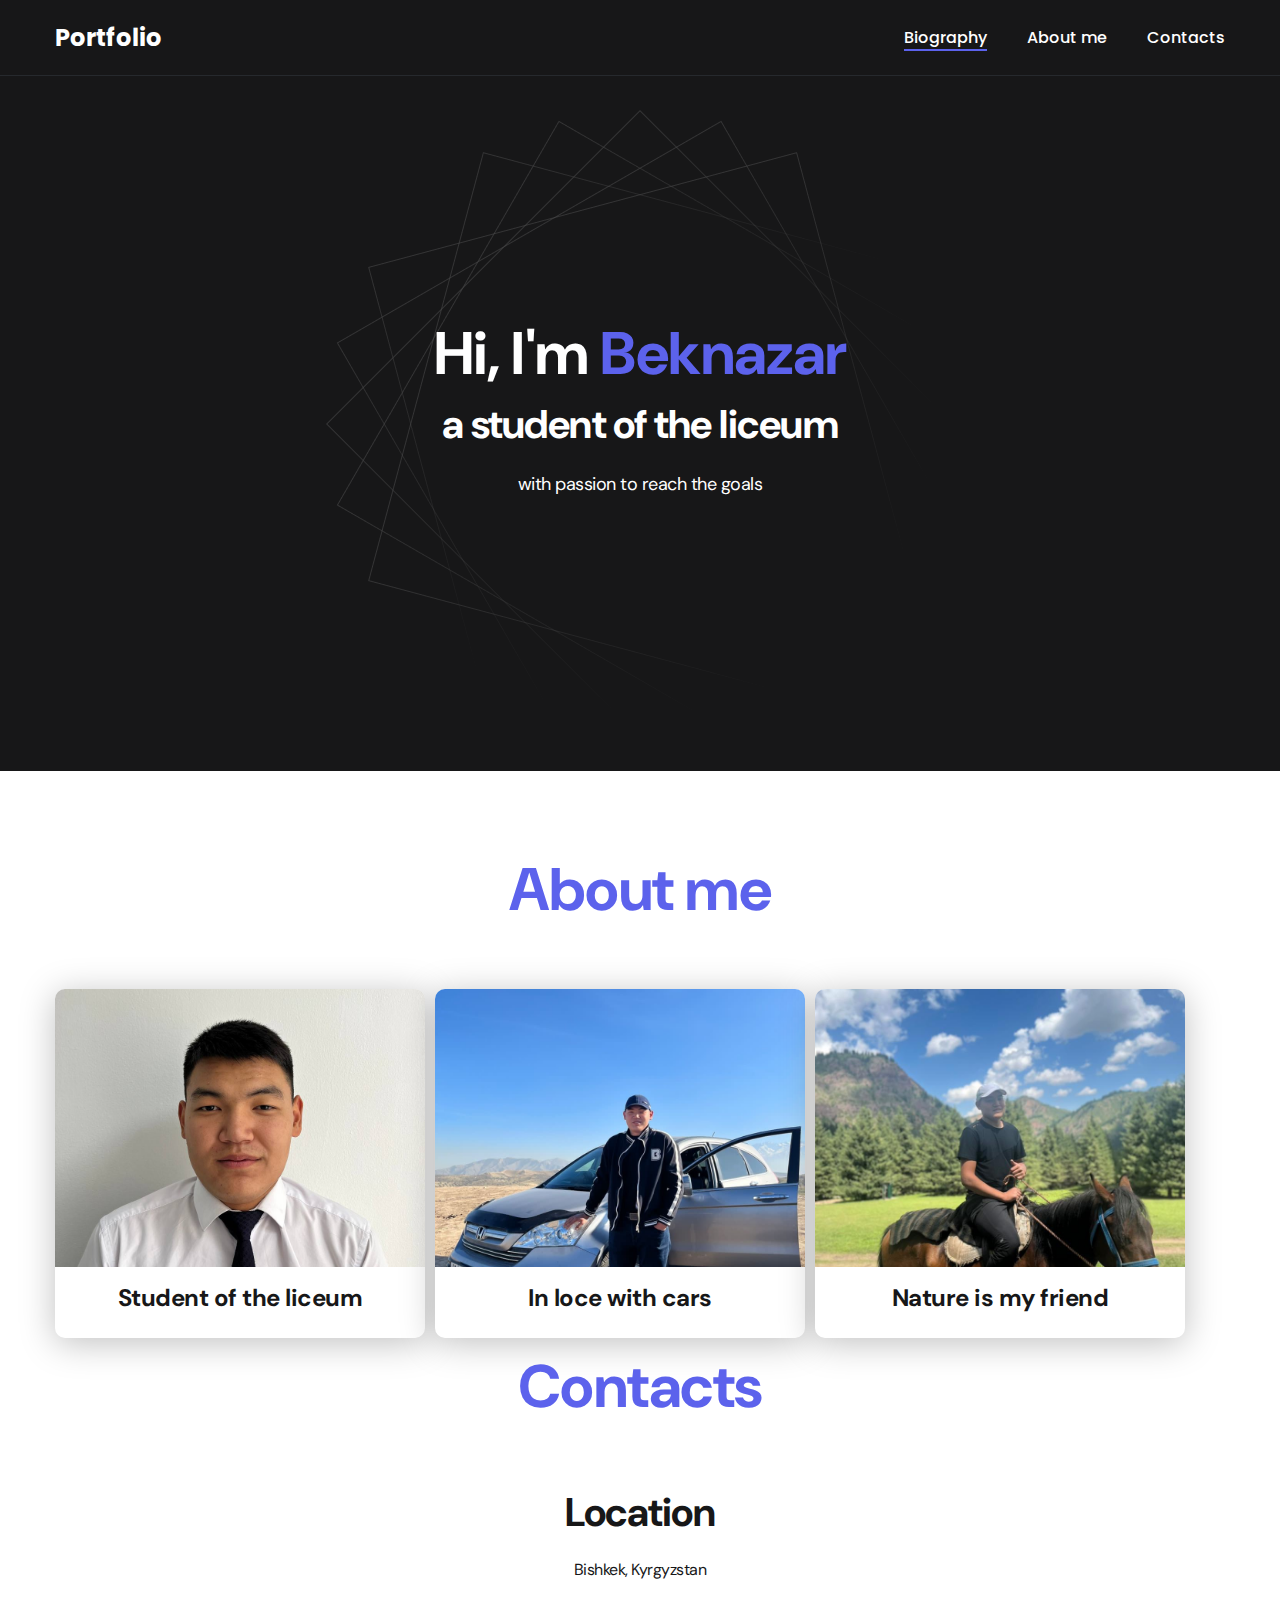
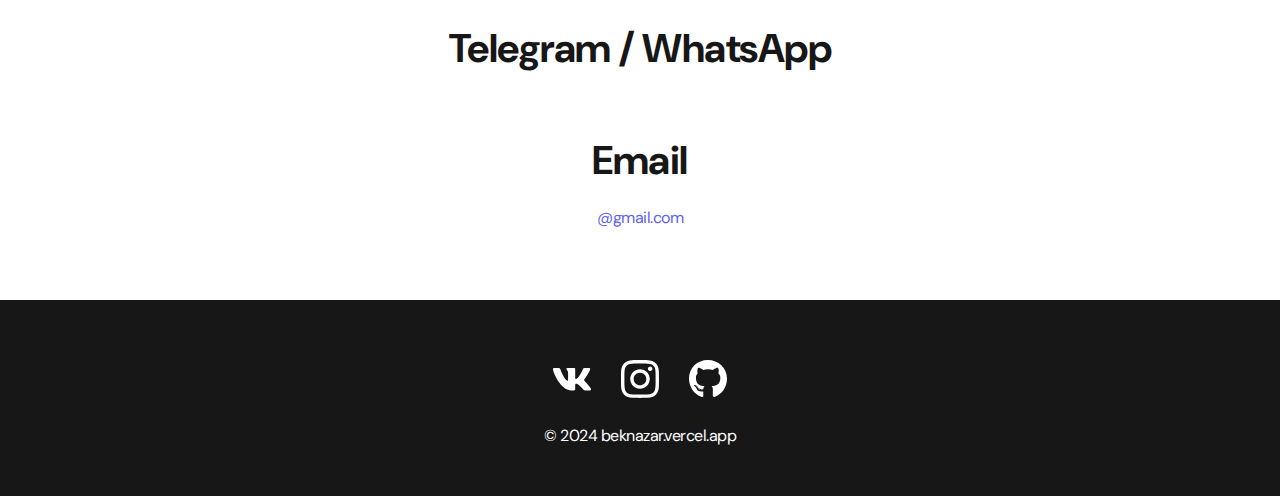
<file: Beka/css/index.html>
<!DOCTYPE html>
<html lang="en">
<head>
    <meta charset="UTF-8">
    <meta name="viewport" content="width=device-width, initial-scale=1.0">
    <title>Portfolio</title>
    <link rel="stylesheet" href="./main.css">
    <link href="https://cdn.jsdelivr.net/npm/bootstrap@5.3.2/dist/css/bootstrap.min.css" rel="stylesheet" integrity="sha384-T3c6CoIi6uLrA9TneNEoa7RxnatzjcDSCmG1MXxSR1GAsXEV/Dwwykc2MPK8M2HN" crossorigin="anonymous">
    <link rel="icon" type="image/x-icon" href="./css/P.jpg"> 
</head>
<body>
    <nav class="nav">
        <div class="container">
           <div class="nav-row">
                <a href="./index.html" class="logo"><strong>Portfolio</strong></a>
            
                <ul class="nav-list">
                    <li class="nav-list__item"><a href="#portfolio" class="nav-list__link nav-list__link--active">Biography</a></li>
                    <li class="nav-list__item"><a href="#about" class="nav-list__link">About me</a></li>
                    <li class="nav-list__item"><a href="#contacts" class="nav-list__link">Contacts</a></li>
                </ul>
           </div>
        </div>
    </nav>


    <header class="header" id="portfolio">
         <div class="header__wrapper">
            <h1 class="header__title">
                    <strong> Hi, I'm <em>Beknazar</em></strong><br>
               a student of the liceum
                   </h1>
                <div class="header__text">
            <p>with passion to reach the goals</p>
</header>

<main class="section" id="about">
    <div class="container">
        <h2 class="title-1">About me</h2>
        <div class="row">
            <div class="col-md-4 col-sm-6  col-xs-12">
                <div class="project">
                    <a href="./president-page.html" target="_blank">
                        <img src="./1.jpg" alt="Project img" class="project__img" style="width:370px; height: 278px;" >
                        <h3 class="project__title">Student of the liceum</h3>
                    </a>
                </div>
            </div>
            <div class="col-md-4 col-sm-6 col-xs-12">
                <div class="project">
                    <a href="./sevengrade.html" target="_blank">
                    <img src="./2.jpg" alt="Project img" class="project__img" style="width:370px; height: 278px;">
                    <h3 class="project__title">In loce with cars</h3>
                </a>
            </div>
            </div>
            <div class="col-md-4 col-sm-6  col-xs-12">
                <div class="project">
                    <a href="./theatre.html" target="_blank">
                    <img src="./3.jpg" alt="Project img" class="project__img" style="width:370px; height: 278px;">
                    <h3 class="project__title">Nature is my friend</h3>
                </a>
            </div>
            </div>
</main>

<main class="section" id="contacts">
    <div class="container">
                <h1 class="title-1">Contacts</h1>

                <div class="content-list">
                    <div class="content-list__item">
                        <h2 class="title-2">Location</h2>
                        <p>Bishkek, Kyrgyzstan</p>
                    </div>
                    <div class="content-list__item">
                        <h2 class="title-2">Telegram / WhatsApp</h2>
                        <p><a href="tel:+996500229222"></a></p>  
                    </div>
                    <div class="content-list__item">
                        <h2 class="title-2">Email</h2>
                        <p><a href="mailto:azizesenkanov74@gmail.com">@gmail.com</a></p>  
                    </div>
                </div>


        </div>
</main>
<footer class="footer">
    <div class="container">
        <div class="footer__wrapper">
            <ul class="social">
            <li class="social__item">
                <a href="#!"><img src="./vk.svg" alt="Link"></a>
            </li>
            <li class="social__item">
                <a href="#!"><img src="./instagram.svg" alt="Link"></a>
            </li>
            <li class="social__item">
                <a href="#!"><img src="./gitHub.svg" alt="Link"></a>
            </li>
                </ul>
                    <div class="copyright">
            <p> © 2024 beknazar.vercel.app
            </p>
            </div>
        </div>
    </div>
</footer>
</body>
</html>
</file>
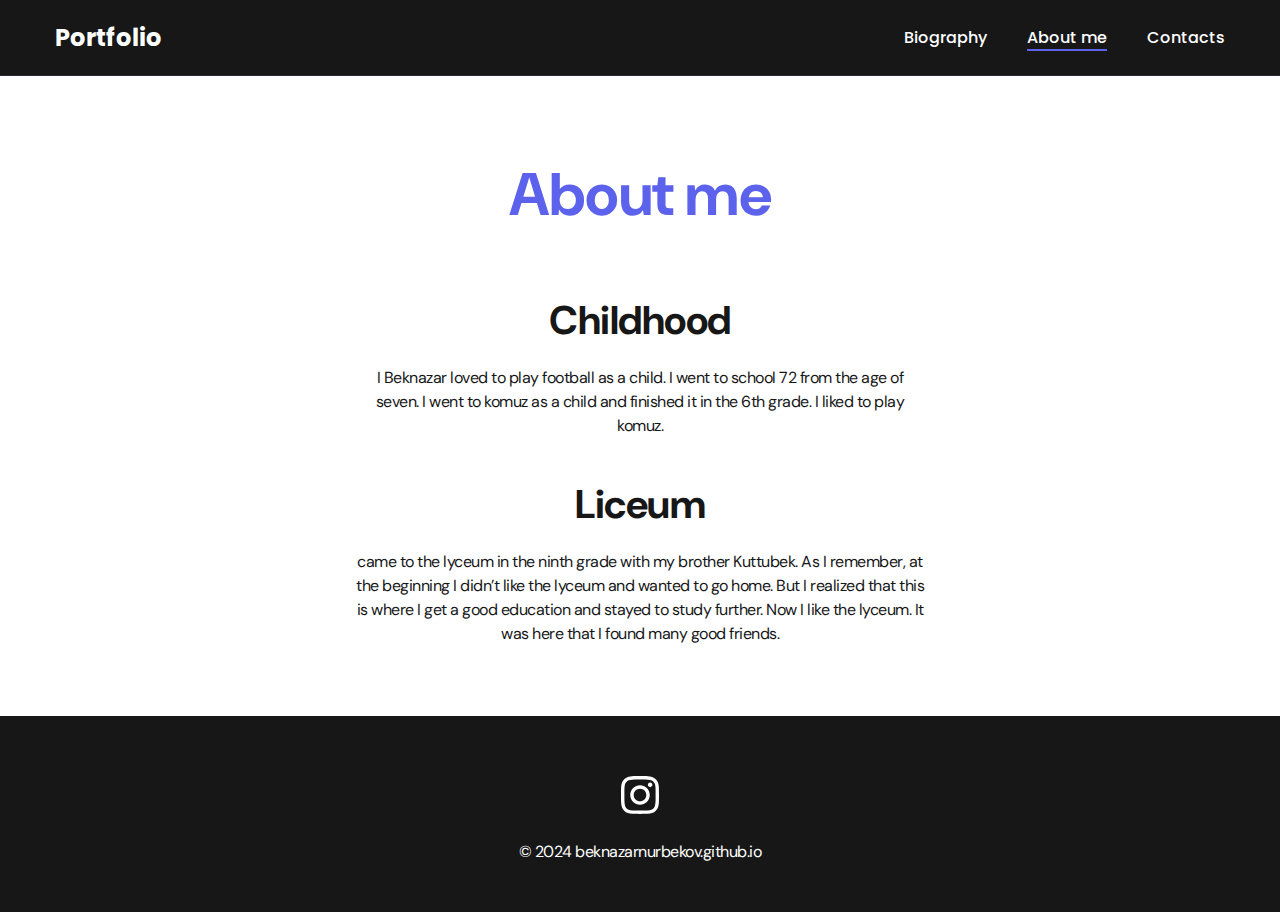
<file: Beka/css/about.html>
<!DOCTYPE html>
<html lang="en">
<head>
    <meta charset="UTF-8">
    <meta name="viewport" content="width=device-width, initial-scale=1.0">
    <title>Portfolio</title>
    <link rel="stylesheet" href="./main.css">
    <link href="https://cdn.jsdelivr.net/npm/bootstrap@5.3.2/dist/css/bootstrap.min.css" rel="stylesheet" integrity="sha384-T3c6CoIi6uLrA9TneNEoa7RxnatzjcDSCmG1MXxSR1GAsXEV/Dwwykc2MPK8M2HN" crossorigin="anonymous">
    <link rel="icon" type="image/x-icon" href="./css/P.jpg"> 
</head>
<body>
    <nav class="nav">
        <div class="container">
           <div class="nav-row">
            <a href="./index.html" class="logo" target="_blank"><strong>Portfolio</strong></a>
                <ul class="nav-list">
                    <li class="nav-list__item"><a href="./index.html" class="nav-list__link">Biography</a></li>
                    <li class="nav-list__item"><a href="./about.html" class="nav-list__link nav-list__link--active">About me</a></li>
                    <li class="nav-list__item"><a href="./contacts.html" class="nav-list__link">Contacts</a></li>
                </ul>
           </div>
        </div>
    </nav>
    
<main class="section">
    <div class="container">
                <h1 class="title-1">About me</h1>

                <ul class="content-list">
                    <li class="content-list__item">
                        <h2 class="title-2">Childhood</h2>


                        <p>I Beknazar loved to play football as a child. I went to school 72 from the age of seven. I went to komuz as a child and finished it in the 6th grade. I liked to play komuz.
                        </p>
                        
                        
                    </li>
                    <li class="content-list__item">
                        <h2 class="title-2">Liceum</h2>
                        <p>
                            came to the lyceum in the ninth grade with my brother Kuttubek. As I remember, at the beginning I didn’t like the lyceum and wanted to go home. But I realized that this is where I get a good education and stayed to study further. Now I like the lyceum. It was here that I found many good friends.
                        </p>  
                    </li>
                </ul>





        </div>
</main>

<footer class="footer">
    <div class="container">
        <div class="footer__wrapper">
            <ul class="social">
            <li class="social__item">
                <a href="https://www.instagram.com/070n.b?igsh=OGQ5ZDc2ODk2ZA%3D%3D&utm_source=qr"><img src="./instagram.svg" alt="Link"></a>
            </li>
                </ul>
                    <div class="copyright">
            <p>
 © 2024 beknazarnurbekov.github.io
            </p>
            </div>
        </div>
    </div>
</footer>


</body>
</html>
</file>
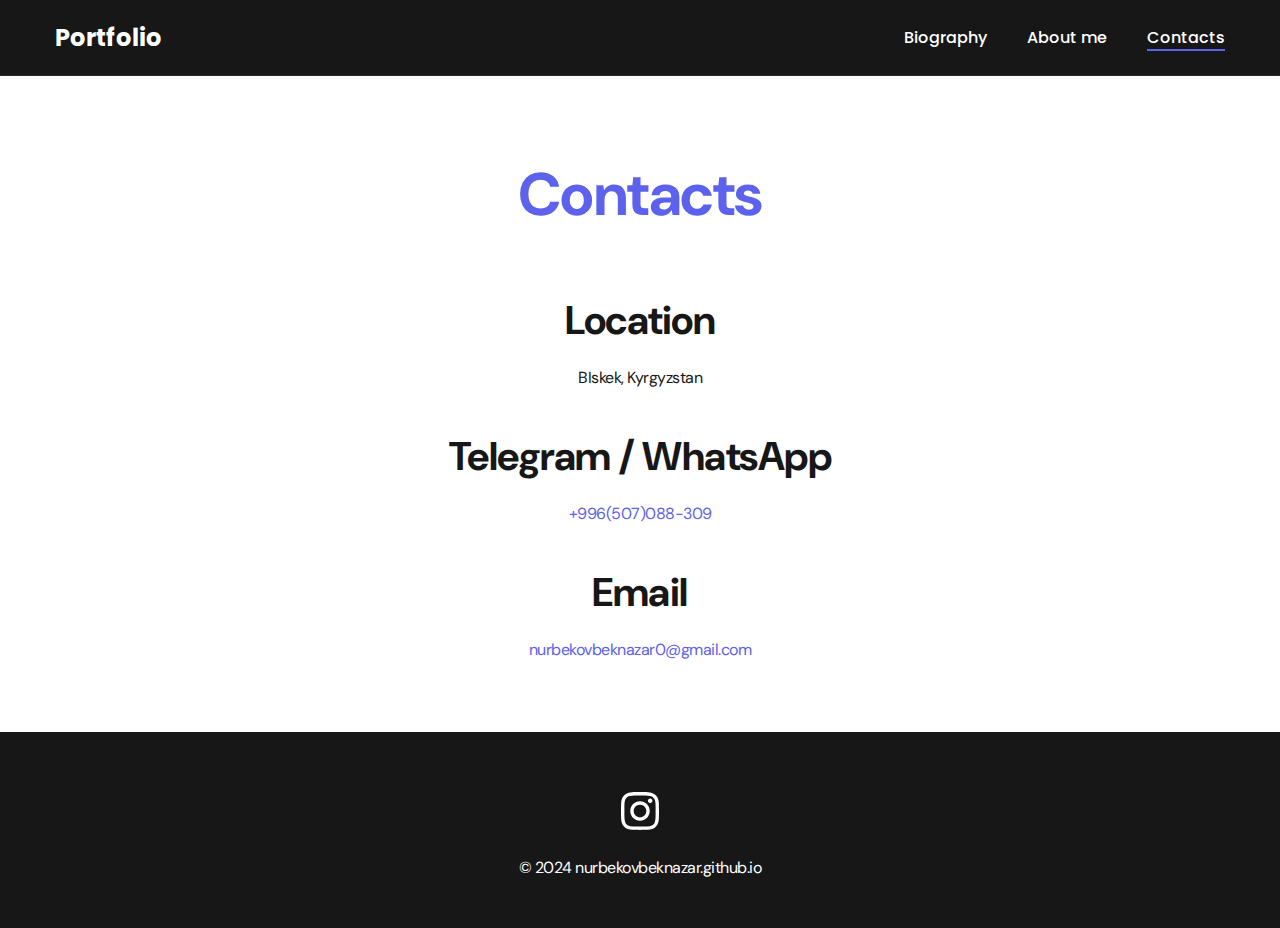
<file: Beka/css/contacts.html>
<!DOCTYPE html>
<html lang="en">
<head>
    <meta charset="UTF-8">
    <meta name="viewport" content="width=device-width, initial-scale=1.0">
    <title>Portfolio</title>
    <link rel="stylesheet" href="./main.css">
    <link href="https://cdn.jsdelivr.net/npm/bootstrap@5.3.2/dist/css/bootstrap.min.css" rel="stylesheet" integrity="sha384-T3c6CoIi6uLrA9TneNEoa7RxnatzjcDSCmG1MXxSR1GAsXEV/Dwwykc2MPK8M2HN" crossorigin="anonymous">
    <link rel="icon" type="image/x-icon" href="./css/P.jpg"> 
</head>
<body>
    <nav class="nav">
        <div class="container">
           <div class="nav-row">
            <a href="./index.html" class="logo" target="_blank"><strong>Portfolio</strong></a>
                <ul class="nav-list">
                    <li class="nav-list__item"><a href="./index.html" class="nav-list__link">Biography</a></li>
                    <li class="nav-list__item"><a href="./about.html" class="nav-list__link ">About me</a></li>
                    <li class="nav-list__item"><a href="./contacts.html" class="nav-list__link nav-list__link--active">Contacts</a></li>
                </ul>
           </div>
        </div>
    </nav>
    
<main class="section">
    <div class="container">
                <h1 class="title-1">Contacts</h1>

                <ul class="content-list">
                    <li class="content-list__item">
                        <h2 class="title-2">Location</h2>
                        <p>BIskek, Kyrgyzstan</p>
                    </li>
                    <li class="content-list__item">
                        <h2 class="title-2">Telegram / WhatsApp</h2>
                        <p><a href="tel:+996507088309">+996(507)088-309</a></p>  
                    </li>
                    <li class="content-list__item">
                        <h2 class="title-2">Email</h2>
                        <p><a href="mailto:nurbekovbeknazar0@gmail.com">nurbekovbeknazar0@gmail.com</a></p>  
                    </li>
                </ul>


        </div>
</main>

<footer class="footer">
    <div class="container">
        <div class="footer__wrapper">
            <ul class="social">
            <li class="social__item">
                <a href="https://www.instagram.com/070n.b?igsh=OGQ5ZDc2ODk2ZA%3D%3D&utm_source=qr"><img src="./instagram.svg" alt="Link"></a>
            </li>
                </ul>
                    <div class="copyright">
            <p> © 2024 nurbekovbeknazar.github.io</p>
            </div>
        </div>
    </div>
</footer>


</body>
</html>
</file>
<file: Beka/css/main.css>
@import "./reset.css";
@import url('https://fonts.googleapis.com/css2?family=DM+Sans:opsz,wght@9..40,400;9..40,500;9..40,700&family=Poppins:wght@400;500;700&display=swap');

/*
font-family: 'DM Sans', sans-serif;
font-family: 'Poppins', sans-serif;
*/

/**{
    border: 1px solid red;
}*/
:root {
    --black1: #000;
    --black: #171718;
    --black-border: #26292D;
    --white: #fff;
    --purple: #5C62EC; 

    --text-color: var(--black);

    --dark-bg: var(--black); 
    --dark-border: var(--black-border);
    --header-text:var(--white);
    --accent:var(--purple);
    

}



html, body {
    font-family: "DM Sans", sans-serif;
    letter-spacing: -0.5px;
    color: var(--text-color);
    
}

/*General*/

.container {
    margin: 0 auto;
    padding: 0 15px;
    max-width: 1200px;
}

.none {
    display: none !important;
}

.section {
    padding: 70px 0;

}

.title-1 {
    margin-bottom: 60px;
    font-size: 60px;
    font-weight: 700;
    line-height: 1.3;
    color: var(--accent);
    text-align: center;
    padding-top: 10px;
}


.title-2 {
    margin-bottom: 20px;


    font-size: 40px;
    font-weight: 700;
    line-height: 1.3;
}



/* Nav */

.nav {
    padding: 20px 0;
    border-bottom: 1px solid var(--dark-border);
    background-color: var(--dark-bg);
    color: var(--header-text);
    letter-spacing: normal;
    position: sticky;
    top: 0px;
}

.nav-row {
    display: flex;
    justify-content: space-between;
    align-items: center;
    column-gap: 30px;
    row-gap: 20px;
    flex-wrap: wrap;
}

.logo {
    color: var(--header-text);
    font-size: 24px;
    font-family: 'Poppins', sans-serif;
}

.logo strong {
    font-weight: 700;
}

.nav-list {
    display: flex;
    align-items: center;
    column-gap: 40px;
    font-size: 16px;
    font-weight: 500;
    font-family: 'Poppins', sans-serif;
}

.nav-list__link{
    color: var(--header-text);
    transition: opaciy 0.2s ease-in;
}

.nav-list__link:hover {
    opacity: 0.8;
}



.nav-list__link--active{
    position: relative;
}
.nav-list__link--active::before {
    content: "";
    
    position: absolute;
    left: 0;
    top: 100%;


    display: block;
    height: 2px;
    width: 100%;
    background-color: var(--accent);
}

/* Header */


.header {
    padding: 40px 0;
    min-height: 695px;

    display: flex;
    justify-content: center;
    align-items: center;

    background-color: var(--dark-bg);

    background-image: url('./header-bg.png');
    background-repeat: no-repeat;
    background-size: auto;
    background-position: center center;
    color: var(--header-text);
    text-align: center;
}

.header__wrapper {
    padding: 0 15px;
    max-width: 660px;
}

.header__title {
    margin-bottom: 20px;
    font-size: 40px;
    font-weight: 700;
    line-height: 1.4;
}
.header__title strong{
    font-size: 60px;
    font-weight: 700;
}

.header__title  em {
    font-style: normal;
    color: var(--accent);
}

.header__text {
    margin-bottom: 40px;
    font-size: 18px;
    line-height: 1.333;
}

.header__text p + p {
     margin-top: 1em;
}

/* Btn */

.btn {
    display: inline-block;
    height: 48px;
    padding: 12px 28px;

    border-radius: 5px;
    background-color: var(--accent);
    color: var(--white);

    letter-spacing: o.15px;
    font-style: 16px;
    font-weight: 500;

    transition: opacity 0.2s ease-in;
}

.btn:hover {
    opacity: 0.5n;
}
.btn:active {
    position: relative;
    top: 1px;
}

/* Btn outline*/


.btn-outline {
    display: flex;
    column-gap: 10px;
    align-items: center;
    
    height: 48px;
    padding: 5px 20px;
    border-radius: 5px;


    border: 1px solid var(--black1);
    color: var(--black1);
    
    transition: opacity 0.2s ease-in;
    box-shadow: 0px 5px 35px rgba(0, 0, 0, 0.25);
}

.btn-outline:hover {
    opacity: 0.5n;
}
.btn-outline:active {
    position: relative;
    top: 1px;
}


/* projects */


.projects {
    display: flex;
    flex-direction: wrap;
    column-gap: 30px;
    row-gap: 30px;
}

.project {
    max-width: 370px;
    background-color: var(--white);
    box-shadow: 0px 5px 35px rgba(0, 0, 0, 0.25);
    border-top: 10px;
    border-radius: 10px;
    float: left;
    text-align: center;
    margin-right: 10px;
    margin-bottom: 10px;
}

.project__img {
    border-top-left-radius: 10px;
    border-top-right-radius: 10px;
    object-fit: cover;
}

.project__title {
    padding: 15px 20px 25px;
    font-weight: 700;
    font-size: 24px;
    line-height: 1.3;
    color: var(--text-color);
}



/* President details*/


.president-details {
    margin: 0 auto;
    max-width: 865px;

    display: flex;
    flex-direction: column;
    align-items: center;
    text-align: center;
}

.president-details__cover {
    max-width: 100%;
    margin-bottom: 40px;
    box-shadow: 0px 5px 35px rgba(0, 0, 0, 0.25);
    border-radius: 10px;
}

.president-details__desc {
    margin-bottom: 30px;

    font-weight: 700;
    font-style: 24px;
    line-height: 1.3;
}

/* Content list*/



.content-list {
    margin: 0 auto;
    max-width: 570px;
    display: flex;
    flex-direction: column;
    align-items: center;
    row-gap: 40px;
    text-align: center;
}

.content-list a {
    color: var(--accent);
}

.content-list__item {
    font-style: 18px;
    line-height: 1.5;
}

.content-list__item p + p {
    margin-top: 0.5em;
}



/*Footer*/

.footer {
    padding: 60px 0 50px;
    background-color: var(--dark-bg);
    color: var(--header-text);
}
.footer__wrapper {
    display: flex;
    flex-direction: column;
    align-items: center;
    row-gap: 27px;
}

.social {
    display: flex;
    column-gap: 30px;
    align-items: center;
}

.copyright {
    font-size: 16px;
}

.copyright p + p {
    margin-top: 0.5em;
}
</file>
